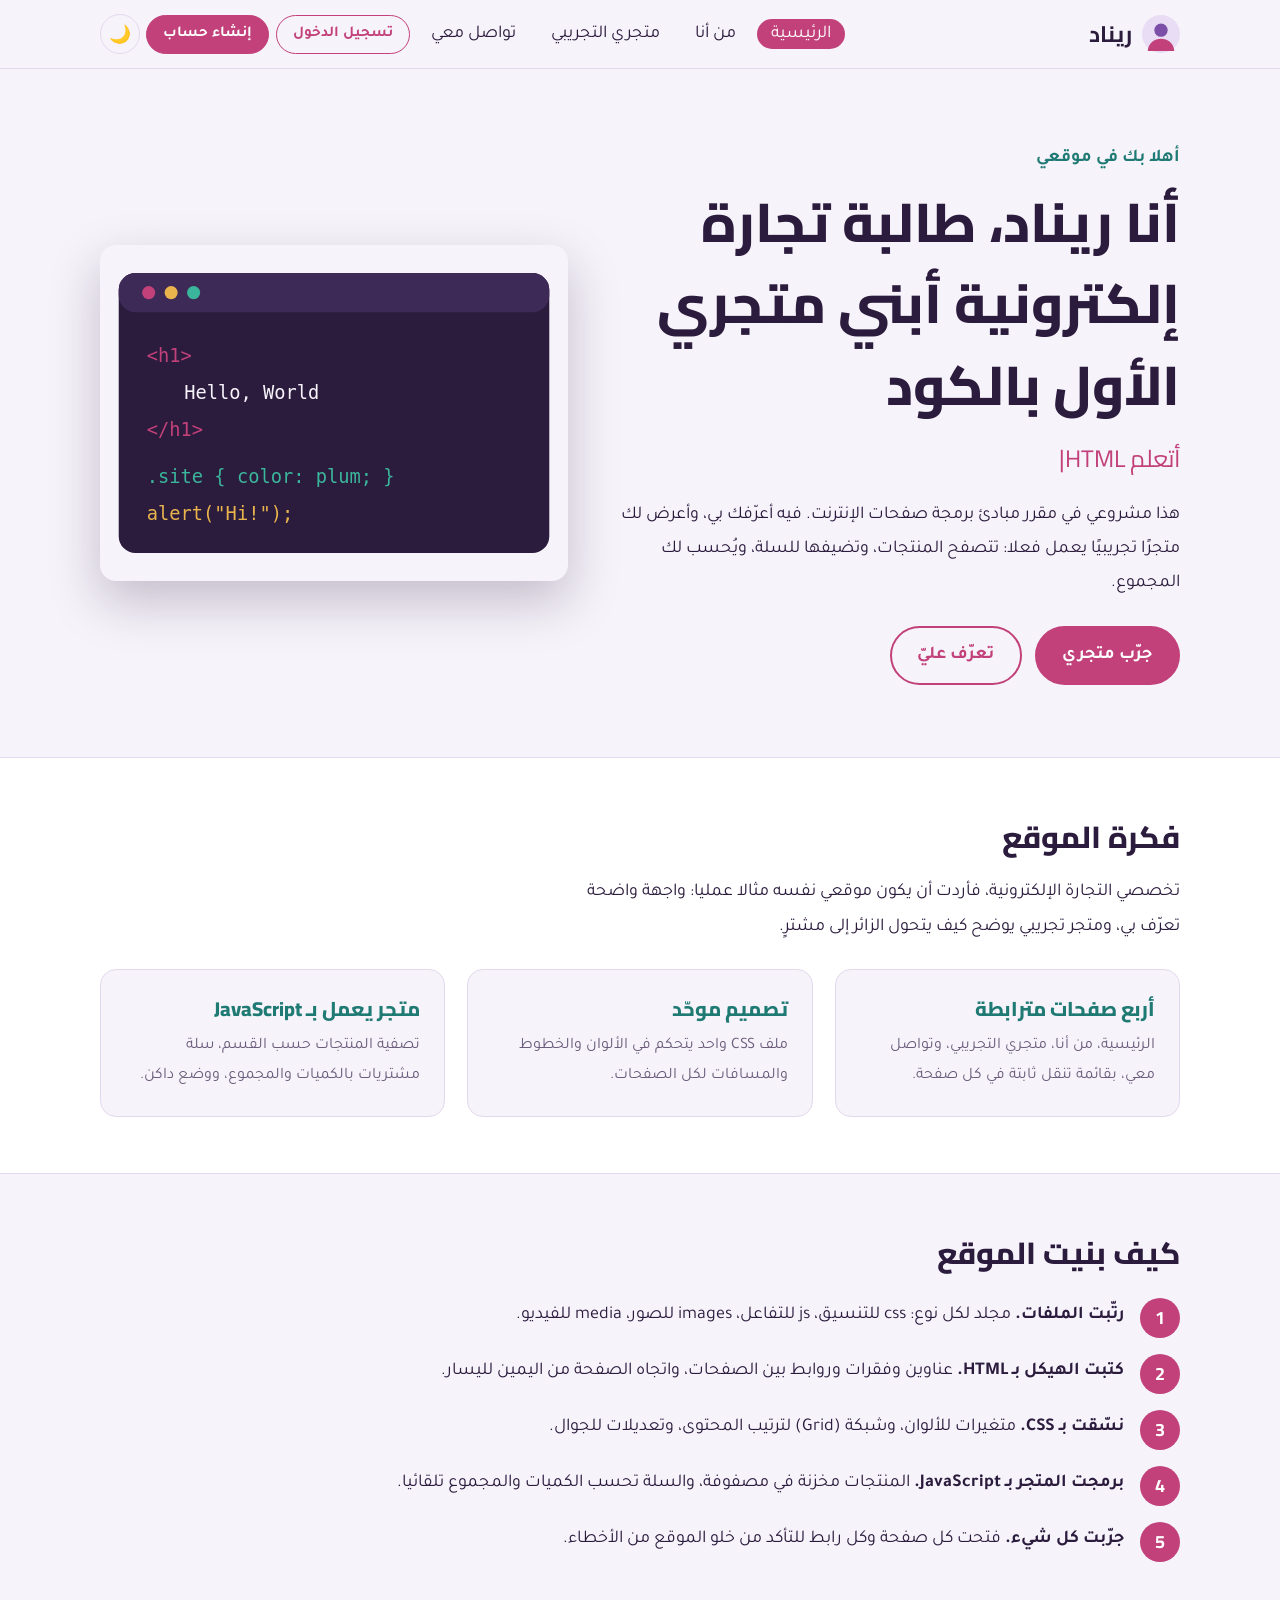
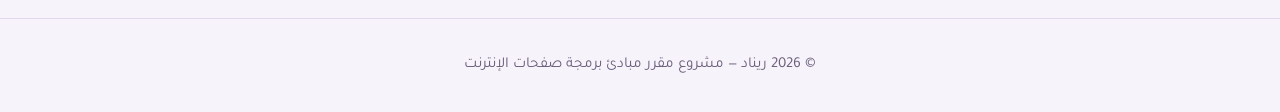
<file: index.html>
<!DOCTYPE html>
<html lang="ar" dir="rtl">
<head>
<meta charset="UTF-8">
<meta name="viewport" content="width=device-width, initial-scale=1">
<title>ريناد | الصفحة الرئيسية</title>
<meta name="description" content="موقع ريناد الشخصي: من أنا، مهاراتي، وطرق التواصل">
<link rel="preconnect" href="https://fonts.googleapis.com">
<link href="https://fonts.googleapis.com/css2?family=Cairo:wght@600;800&family=Tajawal:wght@400;700&display=swap" rel="stylesheet">
<link rel="stylesheet" href="css/style.css">
</head>
<body>
<header><div class="container nav">
  <a class="logo" href="index.html"><img src="images/avatar.svg" alt="شعار ريناد">ريناد</a>
  <nav>
    <button id="menuBtn" aria-label="القائمة">☰</button>
    <ul id="menu">
      <li><a href="index.html" class="active">الرئيسية</a></li>
      <li><a href="about.html">من أنا</a></li>
      <li><a href="shop.html">متجري التجريبي</a></li>
      <li><a href="contact.html">تواصل معي</a></li>
      <li id="authBox" class="authbox"></li>
      <li><button id="themeBtn" aria-label="تبديل الوضع الداكن">🌙</button></li>
    </ul>
  </nav>
</div></header>
<main>
<div class="container hero">
  <div>
    <p class="tag">أهلا بك في موقعي</p>
    <h1>أنا ريناد، طالبة تجارة إلكترونية أبني متجري الأول بالكود</h1>
    <div class="typing" id="typing" aria-live="polite"></div>
    <p>هذا مشروعي في مقرر مبادئ برمجة صفحات الإنترنت. فيه أعرّفك بي، وأعرض لك متجرًا تجريبيًا يعمل فعلا: تتصفح المنتجات، وتضيفها للسلة، ويُحسب لك المجموع.</p>
    <div class="btns">
      <a class="btn primary" href="shop.html">جرّب متجري</a>
      <a class="btn ghost" href="about.html">تعرّف عليّ</a>
    </div>
  </div>
  <img src="images/hero.svg" alt="رسم لنافذة محرر أكواد">
</div>

<section class="alt"><div class="container reveal">
  <h2>فكرة الموقع</h2>
  <p>تخصصي التجارة الإلكترونية، فأردت أن يكون موقعي نفسه مثالا عمليا: واجهة واضحة تعرّف بي، ومتجر تجريبي يوضح كيف يتحول الزائر إلى مشترٍ.</p>
  <div class="grid">
    <div class="card"><h3>أربع صفحات مترابطة</h3><p>الرئيسية، من أنا، متجري التجريبي، وتواصل معي، بقائمة تنقل ثابتة في كل صفحة.</p></div>
    <div class="card"><h3>تصميم موحّد</h3><p>ملف CSS واحد يتحكم في الألوان والخطوط والمسافات لكل الصفحات.</p></div>
    <div class="card"><h3>متجر يعمل بـ JavaScript</h3><p>تصفية المنتجات حسب القسم، سلة مشتريات بالكميات والمجموع، ووضع داكن.</p></div>
  </div>
</div></section>

<section><div class="container reveal">
  <h2>كيف بنيت الموقع</h2>
  <ol class="steps">
    <li><div><b>رتّبت الملفات.</b> مجلد لكل نوع: css للتنسيق، js للتفاعل، images للصور، media للفيديو.</div></li>
    <li><div><b>كتبت الهيكل بـ HTML.</b> عناوين وفقرات وروابط بين الصفحات، واتجاه الصفحة من اليمين لليسار.</div></li>
    <li><div><b>نسّقت بـ CSS.</b> متغيرات للألوان، وشبكة (Grid) لترتيب المحتوى، وتعديلات للجوال.</div></li>
    <li><div><b>برمجت المتجر بـ JavaScript.</b> المنتجات مخزنة في مصفوفة، والسلة تحسب الكميات والمجموع تلقائيا.</div></li>
    <li><div><b>جرّبت كل شيء.</b> فتحت كل صفحة وكل رابط للتأكد من خلو الموقع من الأخطاء.</div></li>
  </ol>
</div></section>
</main>
<footer><div class="container">© 2026 ريناد — مشروع مقرر مبادئ برمجة صفحات الإنترنت</div></footer>
<script src="js/script.js"></script>
</body>
</html>
</file>
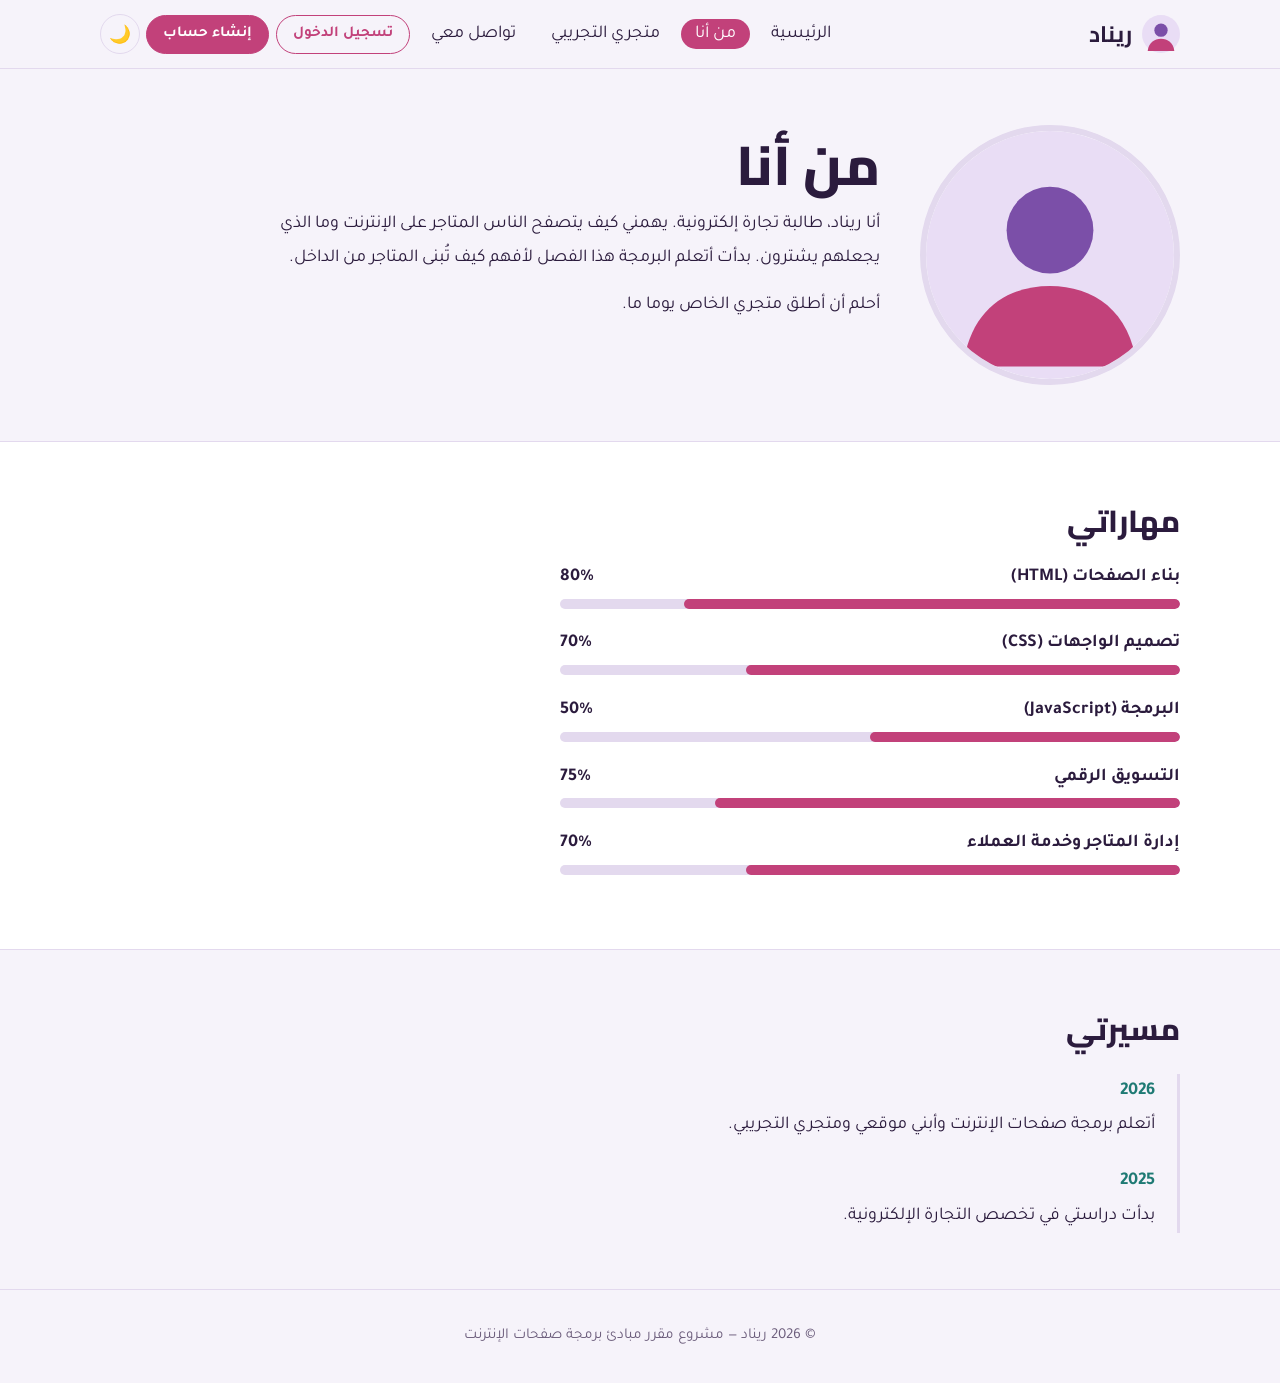
<file: about.html>
<!DOCTYPE html>
<html lang="ar" dir="rtl">
<head>
<meta charset="UTF-8">
<meta name="viewport" content="width=device-width, initial-scale=1">
<title>ريناد | من أنا</title>
<meta name="description" content="نبذة عن ريناد ومهاراتها ومسيرتها">
<link rel="preconnect" href="https://fonts.googleapis.com">
<link href="https://fonts.googleapis.com/css2?family=Cairo:wght@600;800&family=Tajawal:wght@400;700&display=swap" rel="stylesheet">
<link rel="stylesheet" href="css/style.css">
</head>
<body>
<header><div class="container nav">
  <a class="logo" href="index.html"><img src="images/avatar.svg" alt="شعار ريناد">ريناد</a>
  <nav>
    <button id="menuBtn" aria-label="القائمة">☰</button>
    <ul id="menu">
      <li><a href="index.html">الرئيسية</a></li>
      <li><a href="about.html" class="active">من أنا</a></li>
      <li><a href="shop.html">متجري التجريبي</a></li>
      <li><a href="contact.html">تواصل معي</a></li>
      <li id="authBox" class="authbox"></li>
      <li><button id="themeBtn" aria-label="تبديل الوضع الداكن">🌙</button></li>
    </ul>
  </nav>
</div></header>
<main><div class="container" style="padding-block:3.5rem">
  <div class="about">
    <img src="images/avatar.svg" alt="صورة ريناد">
    <div>
      <h1>من أنا</h1>
      <p>أنا ريناد، طالبة تجارة إلكترونية. يهمني كيف يتصفح الناس المتاجر على الإنترنت وما الذي يجعلهم يشترون. بدأت أتعلم البرمجة هذا الفصل لأفهم كيف تُبنى المتاجر من الداخل.</p>
      <p style="margin-top:.8rem">أحلم أن أطلق متجري الخاص يوما ما.</p>
    </div>
  </div>
</div>

<section class="alt"><div class="container reveal">
  <h2>مهاراتي</h2>
  <div style="max-width:620px" id="skills">
    <div class="skill"><div><span>بناء الصفحات (HTML)</span><span>80%</span></div><div class="bar"><span data-w="80"></span></div></div>
    <div class="skill"><div><span>تصميم الواجهات (CSS)</span><span>70%</span></div><div class="bar"><span data-w="70"></span></div></div>
    <div class="skill"><div><span>البرمجة (JavaScript)</span><span>50%</span></div><div class="bar"><span data-w="50"></span></div></div>
    <div class="skill"><div><span>التسويق الرقمي</span><span>75%</span></div><div class="bar"><span data-w="75"></span></div></div>
    <div class="skill"><div><span>إدارة المتاجر وخدمة العملاء</span><span>70%</span></div><div class="bar"><span data-w="70"></span></div></div>
  </div>
</div></section>

<section><div class="container reveal">
  <h2>مسيرتي</h2>
  <div class="timeline">
    <div><b>2026</b><p>أتعلم برمجة صفحات الإنترنت وأبني موقعي ومتجري التجريبي.</p></div>
    <div><b>2025</b><p>بدأت دراستي في تخصص التجارة الإلكترونية.</p></div>
  </div>
</div></section>
</main>
<footer><div class="container">© 2026 ريناد — مشروع مقرر مبادئ برمجة صفحات الإنترنت</div></footer>
<script src="js/script.js"></script>
</body>
</html>
</file>
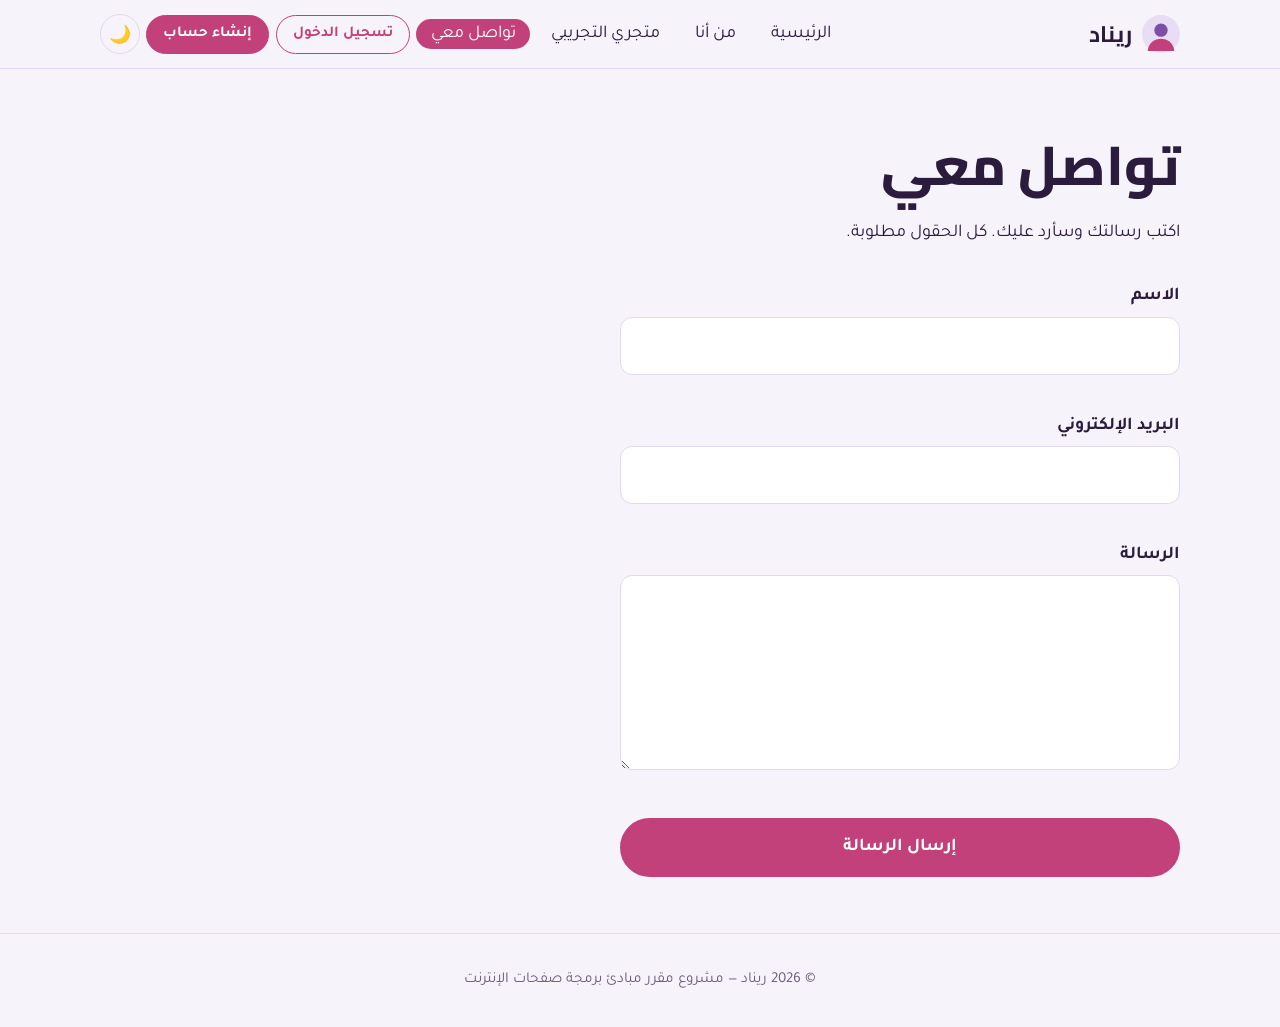
<file: contact.html>
<!DOCTYPE html>
<html lang="ar" dir="rtl">
<head>
<meta charset="UTF-8">
<meta name="viewport" content="width=device-width, initial-scale=1">
<title>ريناد | تواصل معي</title>
<meta name="description" content="نموذج التواصل مع ريناد">
<link rel="preconnect" href="https://fonts.googleapis.com">
<link href="https://fonts.googleapis.com/css2?family=Cairo:wght@600;800&family=Tajawal:wght@400;700&display=swap" rel="stylesheet">
<link rel="stylesheet" href="css/style.css">
</head>
<body>
<header><div class="container nav">
  <a class="logo" href="index.html"><img src="images/avatar.svg" alt="شعار ريناد">ريناد</a>
  <nav>
    <button id="menuBtn" aria-label="القائمة">☰</button>
    <ul id="menu">
      <li><a href="index.html">الرئيسية</a></li>
      <li><a href="about.html">من أنا</a></li>
      <li><a href="shop.html">متجري التجريبي</a></li>
      <li><a href="contact.html" class="active">تواصل معي</a></li>
      <li id="authBox" class="authbox"></li>
      <li><button id="themeBtn" aria-label="تبديل الوضع الداكن">🌙</button></li>
    </ul>
  </nav>
</div></header>
<main><div class="container" style="padding-block:3.5rem">
  <h1>تواصل معي</h1>
  <p style="margin:.6rem 0 1.8rem">اكتب رسالتك وسأرد عليك. كل الحقول مطلوبة.</p>
  <form id="form" novalidate>
    <div><label for="name">الاسم</label><input id="name" type="text" autocomplete="name"><div class="err" id="e-name"></div></div>
    <div><label for="email">البريد الإلكتروني</label><input id="email" type="email" autocomplete="email" dir="ltr"><div class="err" id="e-email"></div></div>
    <div><label for="msg">الرسالة</label><textarea id="msg" rows="5"></textarea><div class="err" id="e-msg"></div></div>
    <button class="btn primary" type="submit">إرسال الرسالة</button>
    <div class="ok" id="ok" role="status">تم إرسال رسالتك. شكرا لك!</div>
  </form>
</div></main>
<footer><div class="container">© 2026 ريناد — مشروع مقرر مبادئ برمجة صفحات الإنترنت</div></footer>
<script src="js/script.js"></script>
</body>
</html>
</file>
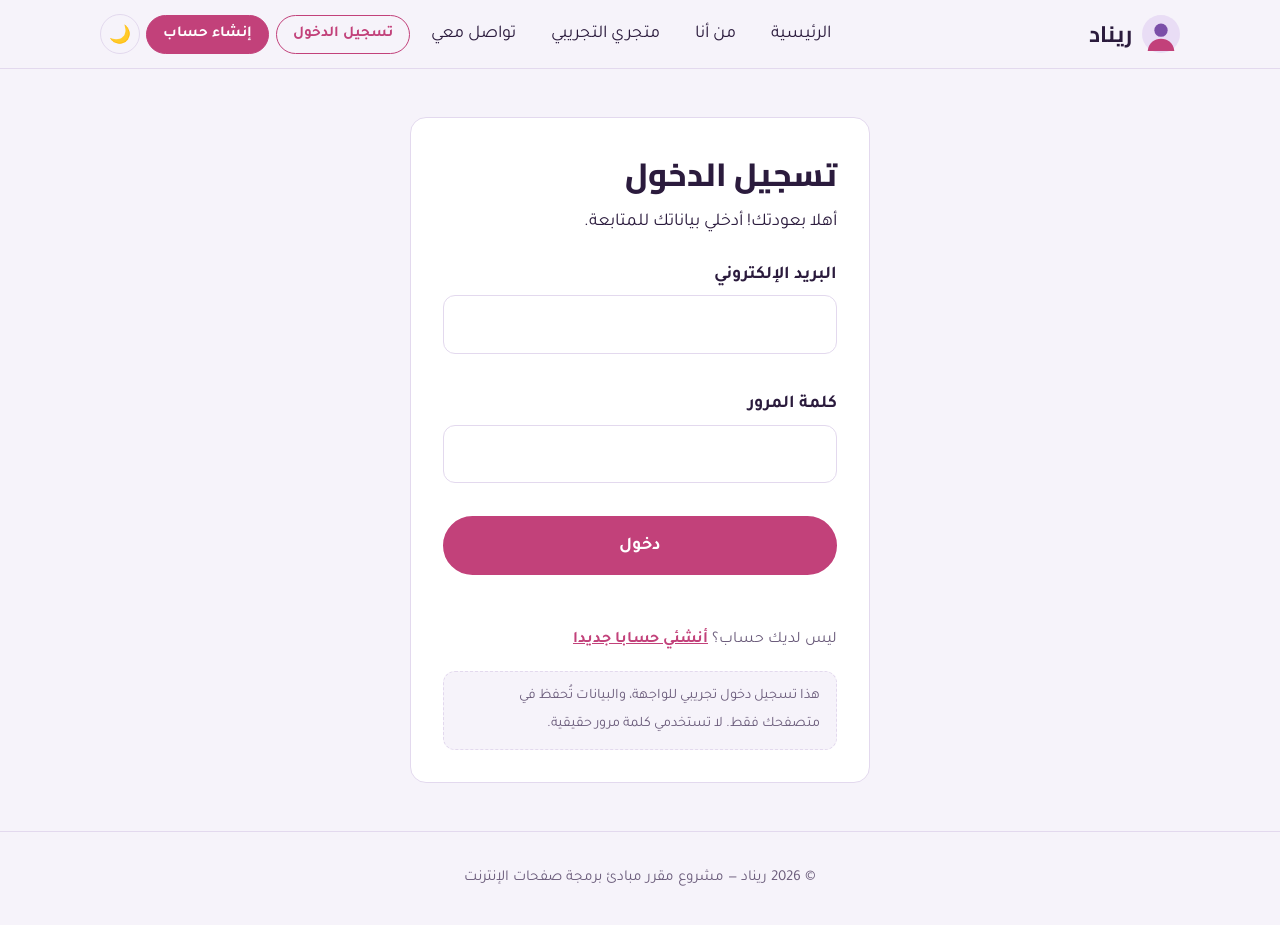
<file: login.html>
<!DOCTYPE html>
<html lang="ar" dir="rtl">
<head>
<meta charset="UTF-8">
<meta name="viewport" content="width=device-width, initial-scale=1">
<title>ريناد | تسجيل الدخول</title>
<meta name="description" content="ريناد | تسجيل الدخول">
<link rel="preconnect" href="https://fonts.googleapis.com">
<link href="https://fonts.googleapis.com/css2?family=Cairo:wght@600;800&family=Tajawal:wght@400;700&display=swap" rel="stylesheet">
<link rel="stylesheet" href="css/style.css">
</head>
<body>
<header><div class="container nav">
  <a class="logo" href="index.html"><img src="images/avatar.svg" alt="شعار ريناد">ريناد</a>
  <nav>
    <button id="menuBtn" aria-label="القائمة">☰</button>
    <ul id="menu">
      <li><a href="index.html">الرئيسية</a></li>
      <li><a href="about.html">من أنا</a></li>
      <li><a href="shop.html">متجري التجريبي</a></li>
      <li><a href="contact.html">تواصل معي</a></li>
      <li id="authBox" class="authbox"></li>
      <li><button id="themeBtn" aria-label="تبديل الوضع الداكن">🌙</button></li>
    </ul>
  </nav>
</div></header>
<main><div class="container"><div class="authcard">
  <h1>تسجيل الدخول</h1>
  <p>أهلا بعودتك! أدخلي بياناتك للمتابعة.</p>
  <form id="loginForm" novalidate>
    <div><label for="email">البريد الإلكتروني</label><input id="email" type="email" dir="ltr" autocomplete="email"><div class="err" id="e-email"></div></div>
    <div><label for="pass">كلمة المرور</label><input id="pass" type="password" autocomplete="current-password"><div class="err" id="e-pass"></div></div>
    <button class="btn primary" type="submit">دخول</button>
    <div class="err" id="e-form"></div>
  </form>
  <p class="alt-link">ليس لديك حساب؟ <a href="register.html">أنشئي حسابا جديدا</a></p>
  <p class="note">هذا تسجيل دخول تجريبي للواجهة، والبيانات تُحفظ في متصفحك فقط. لا تستخدمي كلمة مرور حقيقية.</p>
</div></div></main>
<footer><div class="container">© 2026 ريناد — مشروع مقرر مبادئ برمجة صفحات الإنترنت</div></footer>
<script src="js/script.js"></script>
</body>
</html>
</file>
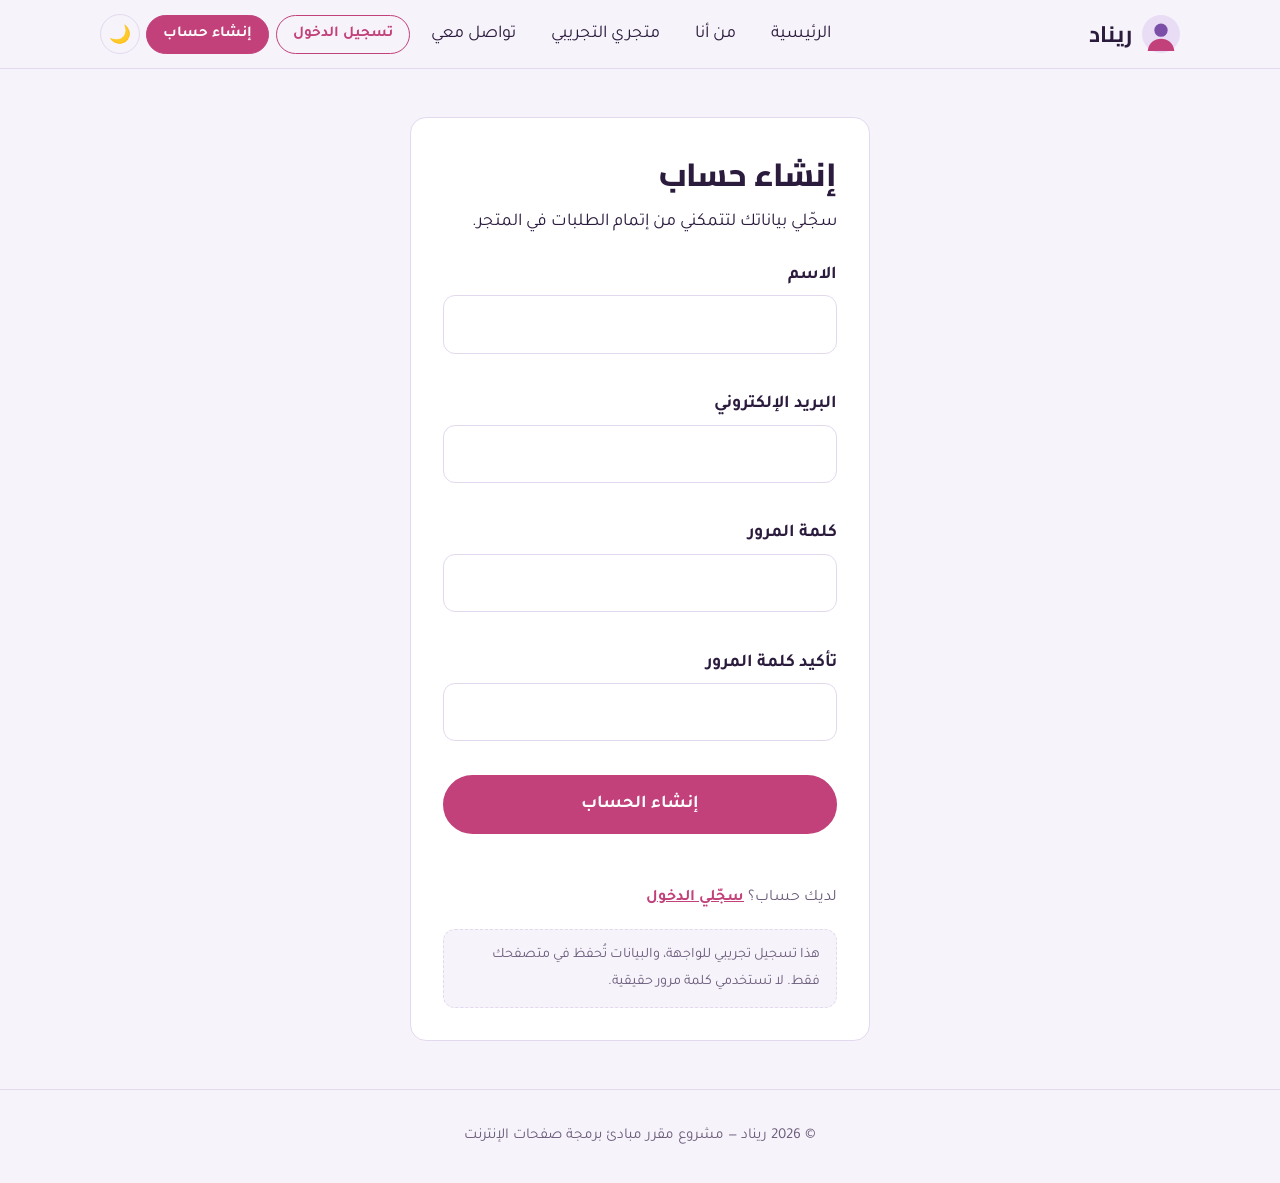
<file: register.html>
<!DOCTYPE html>
<html lang="ar" dir="rtl">
<head>
<meta charset="UTF-8">
<meta name="viewport" content="width=device-width, initial-scale=1">
<title>ريناد | إنشاء حساب</title>
<meta name="description" content="ريناد | إنشاء حساب">
<link rel="preconnect" href="https://fonts.googleapis.com">
<link href="https://fonts.googleapis.com/css2?family=Cairo:wght@600;800&family=Tajawal:wght@400;700&display=swap" rel="stylesheet">
<link rel="stylesheet" href="css/style.css">
</head>
<body>
<header><div class="container nav">
  <a class="logo" href="index.html"><img src="images/avatar.svg" alt="شعار ريناد">ريناد</a>
  <nav>
    <button id="menuBtn" aria-label="القائمة">☰</button>
    <ul id="menu">
      <li><a href="index.html">الرئيسية</a></li>
      <li><a href="about.html">من أنا</a></li>
      <li><a href="shop.html">متجري التجريبي</a></li>
      <li><a href="contact.html">تواصل معي</a></li>
      <li id="authBox" class="authbox"></li>
      <li><button id="themeBtn" aria-label="تبديل الوضع الداكن">🌙</button></li>
    </ul>
  </nav>
</div></header>
<main><div class="container"><div class="authcard">
  <h1>إنشاء حساب</h1>
  <p>سجّلي بياناتك لتتمكني من إتمام الطلبات في المتجر.</p>
  <form id="registerForm" novalidate>
    <div><label for="name">الاسم</label><input id="name" type="text" autocomplete="name"><div class="err" id="e-name"></div></div>
    <div><label for="email">البريد الإلكتروني</label><input id="email" type="email" dir="ltr" autocomplete="email"><div class="err" id="e-email"></div></div>
    <div><label for="pass">كلمة المرور</label><input id="pass" type="password" autocomplete="new-password"><div class="err" id="e-pass"></div></div>
    <div><label for="pass2">تأكيد كلمة المرور</label><input id="pass2" type="password" autocomplete="new-password"><div class="err" id="e-pass2"></div></div>
    <button class="btn primary" type="submit">إنشاء الحساب</button>
    <div class="err" id="e-form"></div>
  </form>
  <p class="alt-link">لديك حساب؟ <a href="login.html">سجّلي الدخول</a></p>
  <p class="note">هذا تسجيل تجريبي للواجهة، والبيانات تُحفظ في متصفحك فقط. لا تستخدمي كلمة مرور حقيقية.</p>
</div></div></main>
<footer><div class="container">© 2026 ريناد — مشروع مقرر مبادئ برمجة صفحات الإنترنت</div></footer>
<script src="js/script.js"></script>
</body>
</html>
</file>
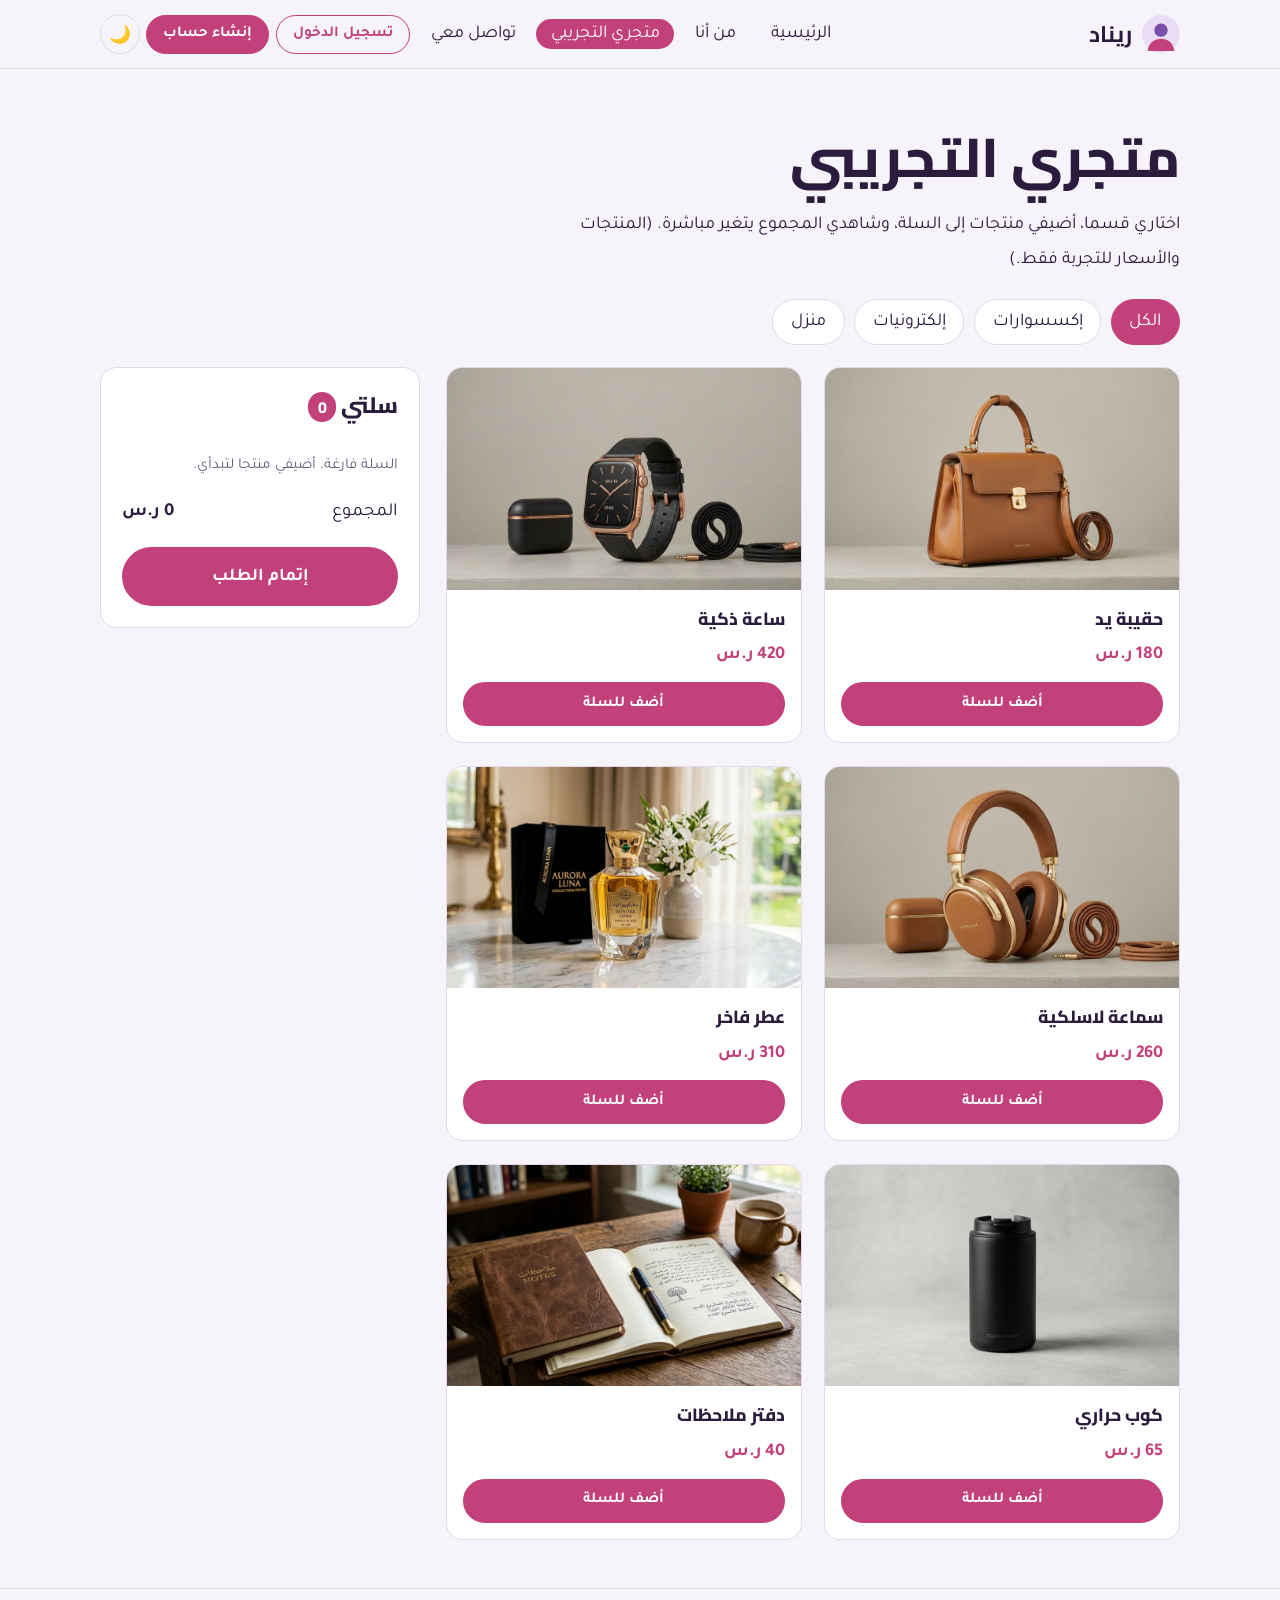
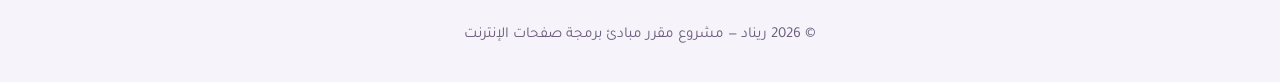
<file: shop.html>
<!DOCTYPE html>
<html lang="ar" dir="rtl">
<head>
<meta charset="UTF-8">
<meta name="viewport" content="width=device-width, initial-scale=1">
<title>ريناد | متجري التجريبي</title>
<meta name="description" content="متجر تجريبي مبني بـ HTML وCSS وJavaScript">
<link rel="preconnect" href="https://fonts.googleapis.com">
<link href="https://fonts.googleapis.com/css2?family=Cairo:wght@600;800&family=Tajawal:wght@400;700&display=swap" rel="stylesheet">
<link rel="stylesheet" href="css/style.css">
</head>
<body>
<header><div class="container nav">
  <a class="logo" href="index.html"><img src="images/avatar.svg" alt="شعار ريناد">ريناد</a>
  <nav>
    <button id="menuBtn" aria-label="القائمة">☰</button>
    <ul id="menu">
      <li><a href="index.html">الرئيسية</a></li>
      <li><a href="about.html">من أنا</a></li>
      <li><a href="shop.html" class="active">متجري التجريبي</a></li>
      <li><a href="contact.html">تواصل معي</a></li>
      <li id="authBox" class="authbox"></li>
      <li><button id="themeBtn" aria-label="تبديل الوضع الداكن">🌙</button></li>
    </ul>
  </nav>
</div></header>
<main><div class="container" style="padding-block:3rem">
  <h1>متجري التجريبي</h1>
  <p style="margin:.6rem 0 1.4rem">اختاري قسما، أضيفي منتجات إلى السلة، وشاهدي المجموع يتغير مباشرة. (المنتجات والأسعار للتجربة فقط.)</p>
  <div class="filters" id="filters" role="group" aria-label="أقسام المتجر"></div>
  <div class="shop">
    <div class="grid products" id="products"></div>
    <aside class="cart" aria-label="سلة المشتريات">
      <h2>سلتي <span id="cartCount" class="badge">0</span></h2>
      <ul id="cartList"></ul>
      <p class="empty" id="cartEmpty">السلة فارغة. أضيفي منتجا لتبدأي.</p>
      <div class="total"><span>المجموع</span><b id="cartTotal">0 ر.س</b></div>
      <button class="btn primary" id="checkout" type="button" style="width:100%">إتمام الطلب</button>
      <div class="ok" id="orderOk" role="status">تم استلام طلبك! شكرا لتسوقك.</div>
    </aside>
  </div>
</div></main>
<footer><div class="container">© 2026 ريناد — مشروع مقرر مبادئ برمجة صفحات الإنترنت</div></footer>
<script src="js/script.js"></script>
</body>
</html>
</file>
<file: css/style.css>
/* ===== 1) المتغيرات: الألوان والخطوط في مكان واحد، تغييرها هنا يغير الموقع كله ===== */
:root{
  --bg:#F6F3FA; --card:#FFFFFF; --ink:#2B1B3D; --muted:#6B5C7B;
  --accent:#C2417A; --accent-2:#1F7A74; --line:#E3D9EE;
  --radius:16px;
  --font-head:'Cairo','Tajawal',sans-serif;
  --font-body:'Tajawal','Segoe UI',Tahoma,sans-serif;
}
/* الوضع الداكن: نبدّل القيم فقط */
[data-theme="dark"]{
  --bg:#1A1126; --card:#261838; --ink:#F3ECFA; --muted:#B9A8CC;
  --accent:#F07AAE; --accent-2:#5CCFC4; --line:#3A2A52;
}

/* ===== 2) الأساسيات ===== */
*{box-sizing:border-box;margin:0;padding:0}
html{scroll-behavior:smooth}
body{font-family:var(--font-body);background:var(--bg);color:var(--ink);line-height:1.9;font-size:18px;transition:background .3s,color .3s}
a{color:inherit}
img{max-width:100%;display:block}
:focus-visible{outline:3px solid var(--accent);outline-offset:3px}
.container{width:min(1080px,92%);margin-inline:auto}
h1,h2,h3{font-family:var(--font-head);font-weight:800;line-height:1.5}
h1{font-size:clamp(2rem,5vw,3.4rem)}
h2{font-size:1.9rem;margin-bottom:1rem}
p{max-width:62ch}

/* ===== 3) الشريط العلوي ===== */
header{position:sticky;top:0;z-index:10;background:var(--bg);border-bottom:1px solid var(--line)}
.nav{display:flex;align-items:center;justify-content:space-between;padding:.8rem 0}
.logo{display:flex;align-items:center;gap:.6rem;text-decoration:none;font-family:var(--font-head);font-size:1.4rem;font-weight:700}
.logo img{width:38px;height:38px}
nav ul{display:flex;gap:.4rem;list-style:none;align-items:center}
nav a{text-decoration:none;padding:.35rem .9rem;border-radius:999px;transition:background .2s}
nav a:hover{background:var(--line)}
nav a.active{background:var(--accent);color:#fff}
#themeBtn{background:none;border:1px solid var(--line);color:var(--ink);width:40px;height:40px;border-radius:50%;cursor:pointer;font-size:1.1rem}
#menuBtn{display:none;background:none;border:1px solid var(--line);color:var(--ink);padding:.3rem .8rem;border-radius:8px;font-size:1.2rem;cursor:pointer}

/* ===== 4) الواجهة الرئيسية (Hero) ===== */
.hero{display:grid;grid-template-columns:1.1fr .9fr;gap:2.5rem;align-items:center;padding:4.5rem 0}
.hero .tag{color:var(--accent-2);font-weight:700;margin-bottom:.4rem}
.typing{color:var(--accent);min-height:1.6em;font-family:var(--font-head);font-size:1.5rem;margin:.6rem 0 1rem}
.typing::after{content:"|";animation:blink 1s steps(1) infinite}
@keyframes blink{50%{opacity:0}}
.btns{display:flex;gap:.8rem;margin-top:1.6rem;flex-wrap:wrap}
.btn{display:inline-block;text-decoration:none;padding:.65rem 1.6rem;border-radius:999px;font-weight:700;border:2px solid var(--accent);transition:transform .15s}
.btn:hover{transform:translateY(-2px)}
.btn.primary{background:var(--accent);color:#fff}
.btn.ghost{color:var(--accent)}
.hero img{border-radius:var(--radius);box-shadow:0 20px 50px rgba(43,27,61,.25)}

/* ===== 5) الأقسام والبطاقات ===== */
section{padding:3.5rem 0}
.alt{background:var(--card);border-block:1px solid var(--line)}
.grid{display:grid;grid-template-columns:repeat(auto-fit,minmax(250px,1fr));gap:1.4rem;margin-top:1.6rem}
.card{background:var(--card);border:1px solid var(--line);border-radius:var(--radius);padding:1.5rem;transition:transform .2s,border-color .2s}
.alt .card{background:var(--bg)}
.card:hover{transform:translateY(-4px);border-color:var(--accent)}
.card h3{font-size:1.25rem;margin-bottom:.4rem;color:var(--accent-2)}
.card p{color:var(--muted);font-size:1rem}

/* شرح الفكرة: خطوات متسلسلة (الترقيم هنا منطقي لأنها خطوات فعلا) */
.steps{list-style:none;counter-reset:s;margin-top:1.4rem;display:grid;gap:1rem}
.steps li{counter-increment:s;display:flex;gap:1rem;align-items:flex-start}
.steps li::before{content:counter(s);flex:0 0 40px;height:40px;border-radius:50%;background:var(--accent);color:#fff;display:grid;place-items:center;font-family:var(--font-head);font-weight:700}

/* ===== 6) صفحة من أنا ===== */
.about{display:grid;grid-template-columns:260px 1fr;gap:2.5rem;align-items:start}
.about img{border-radius:50%;border:6px solid var(--line)}
.skill{margin-bottom:1.1rem}
.skill>div:first-child{display:flex;justify-content:space-between;font-weight:700}
.bar{height:10px;background:var(--line);border-radius:99px;overflow:hidden;margin-top:.3rem}
.bar span{display:block;height:100%;width:0;background:var(--accent);border-radius:99px;transition:width 1.2s ease}
.timeline{border-inline-start:3px solid var(--line);padding-inline-start:1.4rem;display:grid;gap:1.4rem;margin-top:1.4rem}
.timeline b{color:var(--accent-2)}

/* ===== 7) صفحة التواصل ===== */
form{display:grid;gap:1rem;max-width:560px}
label{font-weight:700;display:block;margin-bottom:.2rem}
input,textarea{width:100%;padding:.7rem 1rem;border-radius:12px;border:1.5px solid var(--line);background:var(--card);color:var(--ink);font:inherit}
input.bad,textarea.bad{border-color:#D33}
.err{color:#D33;font-size:.9rem;min-height:1.2em}
.ok{background:var(--accent-2);color:#fff;padding:1rem 1.4rem;border-radius:12px;display:none}
.ok.show{display:block}
button.btn{cursor:pointer;font:inherit;font-weight:700}

footer{padding:2rem 0;text-align:center;color:var(--muted);border-top:1px solid var(--line);font-size:.95rem}

/* ===== 8) ظهور الأقسام عند التمرير (مرة واحدة) ===== */
.reveal{opacity:0;transform:translateY(18px);transition:opacity .6s,transform .6s}
.reveal.in{opacity:1;transform:none}

/* ===== 9) الجوال ===== */
@media(max-width:760px){
  .hero,.about{grid-template-columns:1fr}
  .about img{width:180px}
  #menuBtn{display:block}
  nav ul{display:none;position:absolute;top:100%;inset-inline:0;background:var(--bg);flex-direction:column;padding:1rem;border-bottom:1px solid var(--line)}
  nav ul.open{display:flex}
}
@media(prefers-reduced-motion:reduce){*{animation:none!important;transition:none!important}.reveal{opacity:1;transform:none}}

/* ===== 10) المتجر التجريبي ===== */
.filters{display:flex;gap:.6rem;flex-wrap:wrap;margin-bottom:1.4rem}
.filters button{font:inherit;border:1.5px solid var(--line);background:var(--card);color:var(--ink);padding:.3rem 1.1rem;border-radius:999px;cursor:pointer}
.filters button.on{background:var(--accent);border-color:var(--accent);color:#fff}
.shop{display:grid;grid-template-columns:1fr 320px;gap:1.6rem;align-items:start}
.products{margin-top:0;grid-template-columns:repeat(auto-fill,minmax(230px,1fr))}
.product{padding:0;overflow:hidden}
.product img{aspect-ratio:16/10;object-fit:cover;width:100%}
.product .info{padding:1rem}
.product h3{color:var(--ink);font-size:1.1rem}
.price{color:var(--accent);font-weight:700;margin:.2rem 0 .6rem}
.product .btn{padding:.35rem 1.1rem;font-size:.95rem;width:100%;text-align:center}
.cart{position:sticky;top:90px;background:var(--card);border:1px solid var(--line);border-radius:var(--radius);padding:1.3rem}
.cart h2{font-size:1.4rem}
.badge{background:var(--accent);color:#fff;border-radius:99px;padding:0 .6rem;font-size:1rem}
.cart ul{list-style:none;display:grid;gap:.7rem;margin:.8rem 0}
.cart li{display:grid;grid-template-columns:1fr auto;gap:.2rem .6rem;font-size:.95rem;border-bottom:1px dashed var(--line);padding-bottom:.6rem}
.qty{display:flex;gap:.4rem;align-items:center;grid-column:1/-1}
.qty button{width:28px;height:28px;border-radius:50%;border:1px solid var(--line);background:var(--bg);color:var(--ink);cursor:pointer;font-size:1rem}
.empty{color:var(--muted);font-size:.95rem}
.total{display:flex;justify-content:space-between;font-size:1.15rem;margin:1rem 0}
.cart .ok{margin-top:.8rem}
@media(max-width:860px){.shop{grid-template-columns:1fr}.cart{position:static}}

/* ===== 11) تسجيل الدخول وإنشاء الحساب ===== */
.authbox{display:flex;gap:.4rem;align-items:center}
.authbox .btn{padding:.25rem 1rem;font-size:.95rem;border-width:1.5px}
.authbox .hello{font-weight:700;color:var(--accent-2)}
.authbox button.btn{background:none;color:var(--accent)}
.authcard{max-width:460px;margin:3rem auto;background:var(--card);border:1px solid var(--line);border-radius:var(--radius);padding:2rem}
.authcard h1{font-size:2rem;margin-bottom:.4rem}
.authcard form{margin-top:1.2rem;max-width:none}
.authcard .alt-link{margin-top:1rem;color:var(--muted);font-size:1rem}
.authcard .alt-link a{color:var(--accent);font-weight:700}
.note{background:var(--bg);border:1px dashed var(--line);border-radius:12px;padding:.7rem 1rem;color:var(--muted);font-size:.9rem;margin-top:1rem}
@media(max-width:760px){.authbox{flex-wrap:wrap}}
</file>
